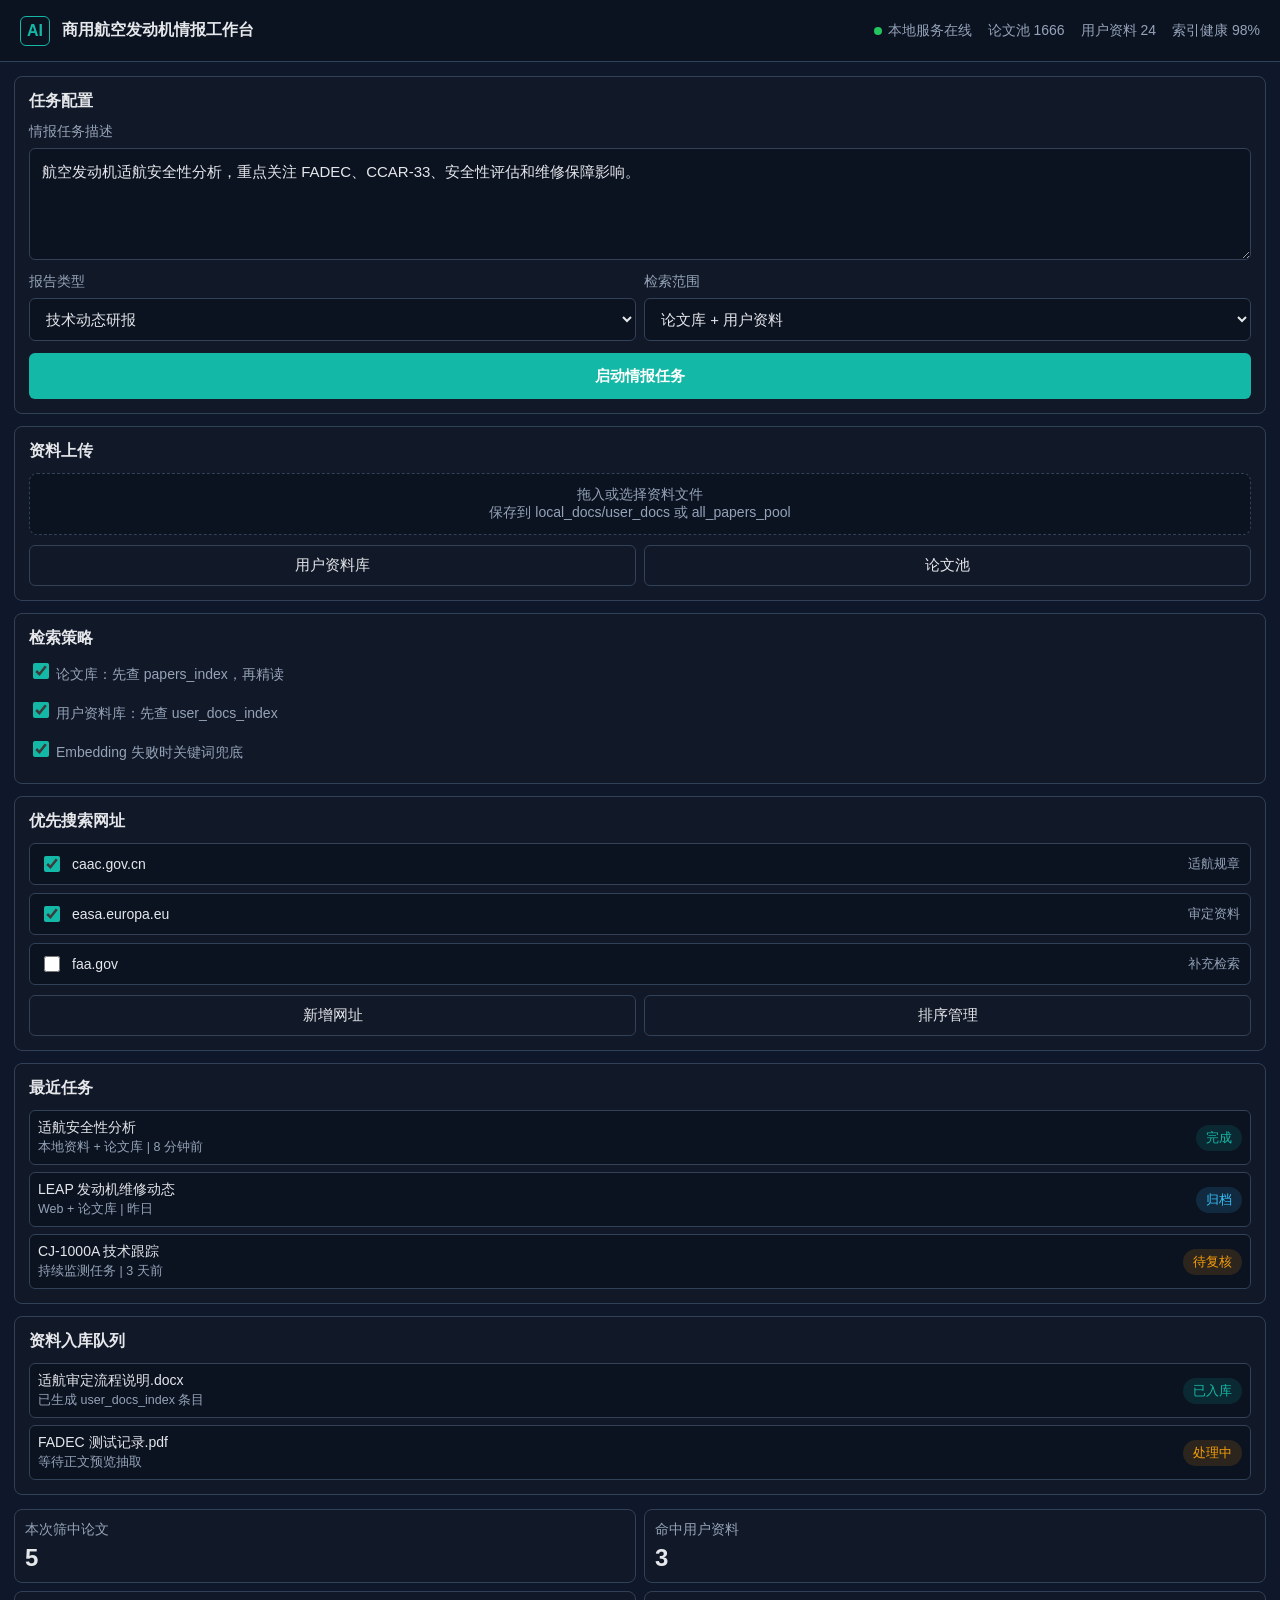
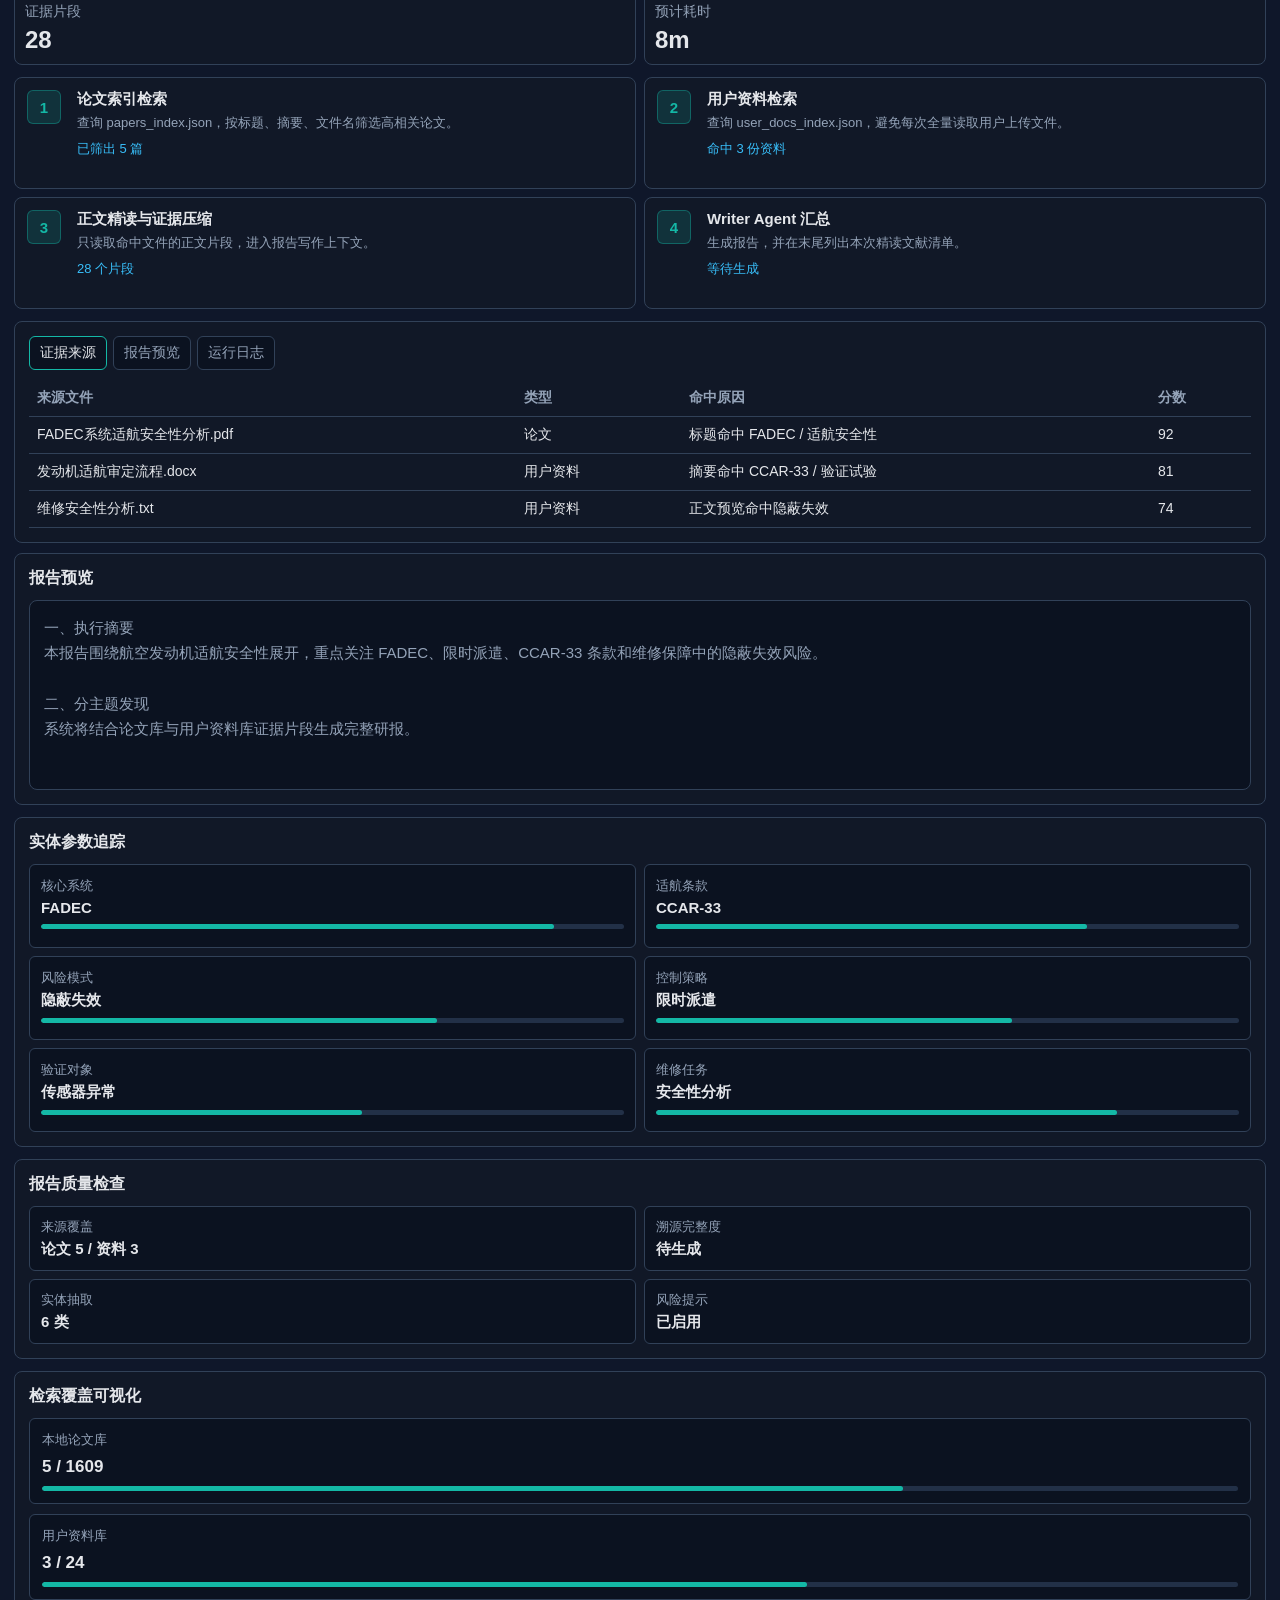
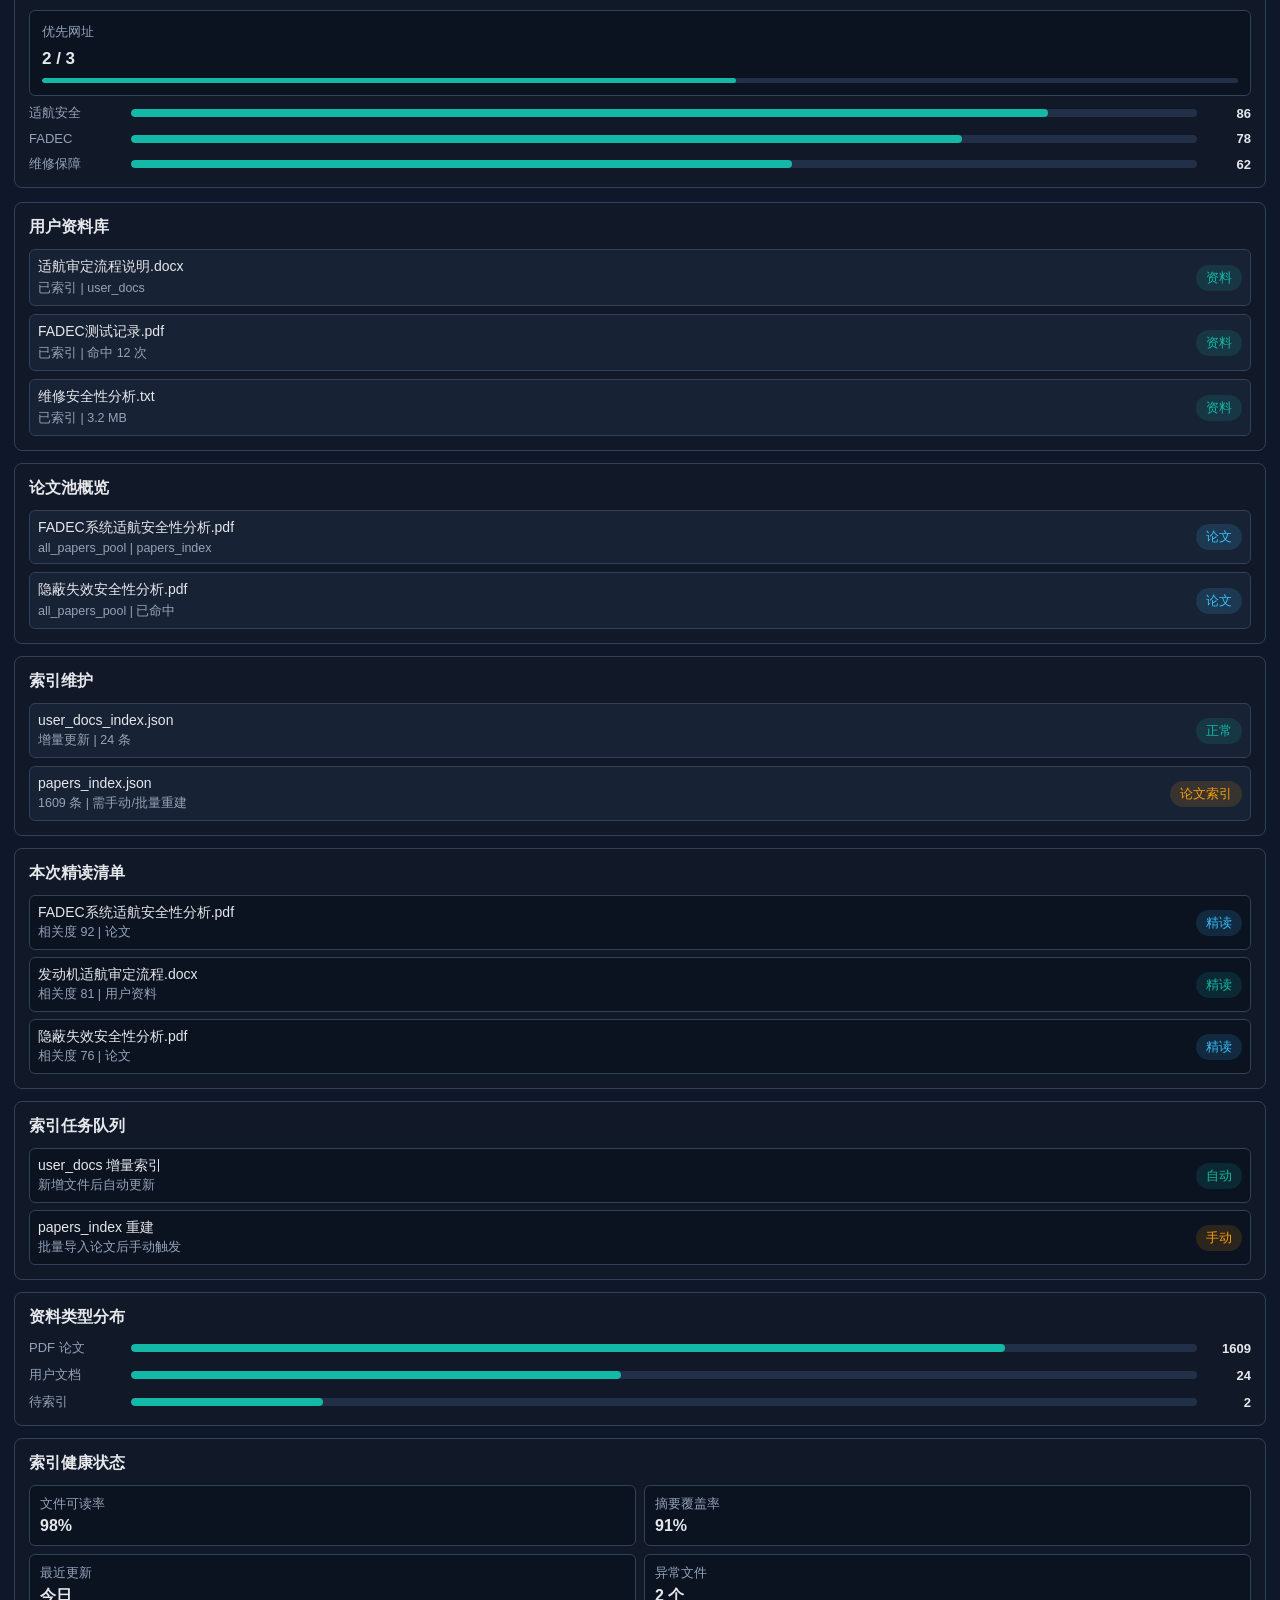
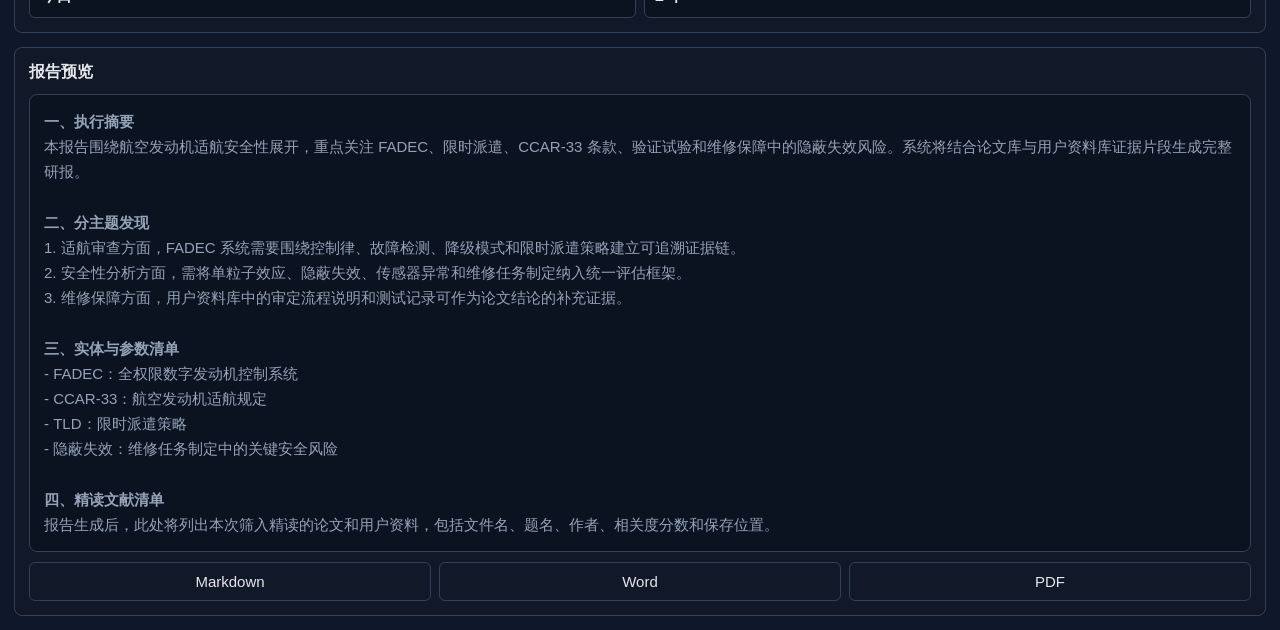
<file: frontend_prototypes/prototype_a2_intelligence_workspace_compact.html>
<!doctype html>
<html lang="zh-CN">
<head>
  <meta charset="utf-8" />
  <meta name="viewport" content="width=device-width, initial-scale=1" />
  <title>方案A2 - 紧凑型专业情报工作台</title>
  <style>
    :root {
      --bg: #0f172a;
      --shell: #0b1220;
      --panel: #111827;
      --panel-2: #182235;
      --line: #314158;
      --text: #e5e7eb;
      --muted: #94a3b8;
      --accent: #14b8a6;
      --blue: #38bdf8;
      --warn: #f59e0b;
      --ok: #22c55e;
      --danger: #ef4444;
      --radius: 8px;
    }
    * { box-sizing: border-box; }
    body {
      margin: 0;
      font-family: "Microsoft YaHei", "Segoe UI", Arial, sans-serif;
      background: var(--bg);
      color: var(--text);
      letter-spacing: 0;
      font-size: 15px;
    }
    button, input, textarea, select { font: inherit; }
    .app {
      min-height: 100vh;
      display: grid;
      grid-template-rows: 62px 1fr;
    }
    header {
      display: flex;
      align-items: center;
      justify-content: space-between;
      padding: 0 20px;
      border-bottom: 1px solid var(--line);
      background: var(--shell);
    }
    .brand { display: flex; align-items: center; gap: 12px; font-weight: 700; font-size: 16px; }
    .brand-mark {
      width: 30px;
      height: 30px;
      border: 1px solid var(--accent);
      display: grid;
      place-items: center;
      border-radius: 6px;
      color: var(--accent);
      font-weight: 800;
    }
    .status { display: flex; align-items: center; gap: 16px; color: var(--muted); font-size: 14px; }
    .dot { width: 8px; height: 8px; background: var(--ok); border-radius: 999px; display: inline-block; margin-right: 6px; }
    .workspace {
      padding: 14px;
      display: grid;
      grid-template-columns: minmax(280px, 0.8fr) minmax(520px, 1.25fr) minmax(300px, 0.78fr) minmax(430px, 1fr);
      gap: 14px;
      align-items: stretch;
    }
    h1, h2, h3, p { margin: 0; }
    h2 { font-size: 16px; margin-bottom: 11px; }
    h3 { font-size: 14px; color: var(--muted); margin-bottom: 8px; font-weight: 600; }
    .panel {
      background: var(--panel);
      border: 1px solid var(--line);
      border-radius: var(--radius);
      padding: 14px;
    }
    .stack { display: grid; gap: 12px; align-content: start; }
    label { display: block; color: var(--muted); font-size: 14px; margin-bottom: 7px; }
    textarea, input, select {
      width: 100%;
      border: 1px solid var(--line);
      background: var(--shell);
      color: var(--text);
      border-radius: 6px;
      padding: 11px 12px;
      outline: none;
    }
    input[type="checkbox"] {
      width: 16px;
      height: 16px;
      padding: 0;
      accent-color: var(--accent);
    }
    textarea { min-height: 112px; resize: vertical; line-height: 1.55; }
    .row { display: grid; grid-template-columns: 1fr 1fr; gap: 8px; }
    .primary {
      width: 100%;
      height: 46px;
      border: 0;
      color: white;
      background: var(--accent);
      border-radius: 6px;
      cursor: pointer;
      font-weight: 700;
    }
    .ghost {
      border: 1px solid var(--line);
      color: var(--text);
      background: transparent;
      border-radius: 6px;
      padding: 10px 12px;
      cursor: pointer;
    }
    .metric-grid {
      display: grid;
      grid-template-columns: repeat(4, 1fr);
      gap: 8px;
    }
    .metric {
      border: 1px solid var(--line);
      border-radius: var(--radius);
      background: var(--panel);
      padding: 10px;
      min-height: 74px;
    }
    .metric span { color: var(--muted); font-size: 14px; }
    .metric b { display: block; font-size: 24px; margin-top: 5px; }
    .flow-grid {
      display: grid;
      grid-template-columns: repeat(2, minmax(0, 1fr));
      gap: 8px;
    }
    .flow-card {
      border: 1px solid var(--line);
      border-radius: var(--radius);
      background: var(--panel);
      padding: 12px;
      min-height: 112px;
      display: grid;
      grid-template-columns: 40px 1fr;
      gap: 10px;
    }
    .step-no {
      width: 34px;
      height: 34px;
      display: grid;
      place-items: center;
      border-radius: 6px;
      background: rgba(20,184,166,.16);
      color: var(--accent);
      font-weight: 800;
      border: 1px solid rgba(20,184,166,.38);
    }
    .flow-card strong { display: block; font-size: 15px; margin-bottom: 5px; }
    .flow-card p { color: var(--muted); font-size: 13px; line-height: 1.45; }
    .flow-card .hint { display: inline-block; margin-top: 7px; color: var(--blue); font-size: 13px; }
    .split-panel {
      display: grid;
      grid-template-columns: 1fr;
      gap: 10px;
    }
    .split-panel .panel:nth-child(2) { display: none; }
    .table {
      width: 100%;
      border-collapse: collapse;
      font-size: 14px;
    }
    .table th, .table td {
      border-bottom: 1px solid var(--line);
      padding: 9px 8px;
      text-align: left;
      vertical-align: top;
    }
    .table th { color: var(--muted); font-weight: 600; }
    .tabs { display: flex; gap: 6px; margin-bottom: 10px; }
    .tab {
      padding: 7px 10px;
      border: 1px solid var(--line);
      border-radius: 6px;
      color: var(--muted);
      background: var(--shell);
      font-size: 14px;
    }
    .tab.active { color: var(--text); border-color: var(--accent); }
    .file-list { display: grid; gap: 8px; }
    .file {
      display: grid;
      grid-template-columns: 1fr auto;
      gap: 8px;
      align-items: center;
      border: 1px solid var(--line);
      border-radius: 6px;
      padding: 8px;
      background: var(--panel-2);
      font-size: 14px;
    }
    .file small { display: block; color: var(--muted); margin-top: 4px; font-size: 12.5px; }
    .pill {
      display: inline-flex;
      align-items: center;
      height: 26px;
      padding: 0 10px;
      border-radius: 999px;
      background: rgba(20,184,166,.14);
      color: var(--accent);
      font-size: 13px;
      white-space: nowrap;
    }
    .pill.paper { background: rgba(56,189,248,.14); color: var(--blue); }
    .pill.warn { background: rgba(245,158,11,.14); color: var(--warn); }
    .upload-target {
      border: 1px dashed var(--line);
      border-radius: var(--radius);
      padding: 12px;
      text-align: center;
      color: var(--muted);
      background: var(--shell);
      margin-bottom: 10px;
      font-size: 14px;
    }
    .compact-checks {
      display: grid;
      gap: 8px;
      color: var(--muted);
      font-size: 14px;
    }
    .domain-list {
      display: grid;
      gap: 8px;
    }
    .domain-item {
      display: grid;
      grid-template-columns: auto 1fr auto;
      gap: 9px;
      align-items: center;
      border: 1px solid var(--line);
      border-radius: 6px;
      padding: 9px 10px;
      background: var(--shell);
      font-size: 14px;
    }
    .domain-item span {
      color: var(--muted);
      font-size: 12.5px;
      white-space: nowrap;
    }
    .domain-actions {
      display: grid;
      grid-template-columns: 1fr 1fr;
      gap: 8px;
      margin-top: 10px;
    }
    .mini-list {
      display: grid;
      gap: 7px;
    }
    .mini-item {
      display: grid;
      grid-template-columns: 1fr auto;
      gap: 8px;
      align-items: center;
      padding: 8px;
      border: 1px solid var(--line);
      border-radius: 6px;
      background: var(--shell);
      font-size: 14px;
    }
    .mini-item small {
      display: block;
      margin-top: 2px;
      color: var(--muted);
      font-size: 12.5px;
    }
    .entity-grid {
      display: grid;
      grid-template-columns: repeat(3, 1fr);
      gap: 8px;
    }
    .entity-card {
      border: 1px solid var(--line);
      border-radius: 6px;
      background: var(--shell);
      padding: 11px;
      min-height: 84px;
    }
    .entity-card span {
      color: var(--muted);
      font-size: 13px;
    }
    .entity-card b {
      display: block;
      margin-top: 4px;
      font-size: 15px;
    }
    .progress-line {
      height: 5px;
      border-radius: 999px;
      background: #223047;
      overflow: hidden;
      margin-top: 8px;
    }
    .progress-line i {
      display: block;
      height: 100%;
      background: var(--accent);
      border-radius: 999px;
    }
    .qa-grid {
      display: grid;
      grid-template-columns: repeat(4, 1fr);
      gap: 8px;
    }
    .qa {
      border: 1px solid var(--line);
      border-radius: 6px;
      padding: 11px;
      background: var(--shell);
    }
    .qa span { display: block; color: var(--muted); font-size: 13px; }
    .qa b { display: block; margin-top: 4px; font-size: 15px; }
    .coverage-grid {
      display: grid;
      grid-template-columns: repeat(3, 1fr);
      gap: 10px;
    }
    .coverage-card {
      border: 1px solid var(--line);
      border-radius: 6px;
      padding: 12px;
      background: var(--shell);
    }
    .coverage-card span {
      display: block;
      color: var(--muted);
      font-size: 13px;
      margin-bottom: 8px;
    }
    .coverage-card b {
      display: block;
      font-size: 17px;
      margin-bottom: 9px;
    }
    .bar-chart {
      display: grid;
      gap: 9px;
      margin-top: 8px;
    }
    .bar {
      display: grid;
      grid-template-columns: 92px 1fr 44px;
      gap: 10px;
      align-items: center;
      color: var(--muted);
      font-size: 13px;
    }
    .bar div {
      height: 8px;
      border-radius: 999px;
      background: #223047;
      overflow: hidden;
    }
    .bar i {
      display: block;
      height: 100%;
      border-radius: 999px;
      background: var(--accent);
    }
    .bar strong {
      color: var(--text);
      font-size: 13px;
      text-align: right;
    }
    .health-grid {
      display: grid;
      grid-template-columns: repeat(2, 1fr);
      gap: 8px;
    }
    .health-card {
      border: 1px solid var(--line);
      border-radius: 6px;
      padding: 10px;
      background: var(--shell);
    }
    .health-card span {
      display: block;
      color: var(--muted);
      font-size: 12.5px;
    }
    .health-card b {
      display: block;
      font-size: 16px;
      margin-top: 4px;
    }
    .report-preview {
      background: var(--shell);
      border: 1px solid var(--line);
      border-radius: var(--radius);
      padding: 14px;
      min-height: 190px;
      color: var(--muted);
      font-size: 15px;
      line-height: 1.68;
    }
    .report-rail .panel {
      min-height: calc(100vh - 90px);
      display: flex;
      flex-direction: column;
    }
    .report-rail .report-preview {
      flex: 1;
      overflow: auto;
      min-height: 0;
    }
    .report-actions {
      display: grid;
      grid-template-columns: repeat(3, 1fr);
      gap: 8px;
      margin-top: 10px;
    }
    @media (max-width: 1650px) {
      .workspace { grid-template-columns: 1fr; }
      .metric-grid { grid-template-columns: repeat(2, 1fr); }
      .entity-grid { grid-template-columns: repeat(2, 1fr); }
      .qa-grid { grid-template-columns: repeat(2, 1fr); }
      .coverage-grid { grid-template-columns: 1fr; }
      .health-grid { grid-template-columns: repeat(2, 1fr); }
      .split-panel { grid-template-columns: 1fr; }
      .split-panel .panel:nth-child(2) { display: block; }
      .report-rail .panel { min-height: auto; }
    }
  </style>
</head>
<body>
  <div class="app">
    <header>
      <div class="brand"><div class="brand-mark">AI</div><div>商用航空发动机情报工作台</div></div>
      <div class="status"><span><i class="dot"></i>本地服务在线</span><span>论文池 1666</span><span>用户资料 24</span><span>索引健康 98%</span></div>
    </header>

    <div class="workspace">
      <aside class="stack">
        <div class="panel">
          <h2>任务配置</h2>
          <label>情报任务描述</label>
          <textarea>航空发动机适航安全性分析，重点关注 FADEC、CCAR-33、安全性评估和维修保障影响。</textarea>
          <div class="row" style="margin-top:10px;">
            <div><label>报告类型</label><select><option>技术动态研报</option><option>专题快报</option><option>型号跟踪</option></select></div>
            <div><label>检索范围</label><select><option>论文库 + 用户资料</option><option>仅论文库</option><option>仅用户资料</option></select></div>
          </div>
          <button class="primary" style="margin-top:12px;">启动情报任务</button>
        </div>

        <div class="panel">
          <h2>资料上传</h2>
          <div class="upload-target">拖入或选择资料文件<br />保存到 local_docs/user_docs 或 all_papers_pool</div>
          <div class="row">
            <button class="ghost">用户资料库</button>
            <button class="ghost">论文池</button>
          </div>
        </div>

        <div class="panel">
          <h2>检索策略</h2>
          <div class="compact-checks">
            <label><input type="checkbox" checked /> 论文库：先查 papers_index，再精读</label>
            <label><input type="checkbox" checked /> 用户资料库：先查 user_docs_index</label>
            <label><input type="checkbox" checked /> Embedding 失败时关键词兜底</label>
          </div>
        </div>

        <div class="panel">
          <h2>优先搜索网址</h2>
          <div class="domain-list">
            <div class="domain-item"><input type="checkbox" checked /><div>caac.gov.cn</div><span>适航规章</span></div>
            <div class="domain-item"><input type="checkbox" checked /><div>easa.europa.eu</div><span>审定资料</span></div>
            <div class="domain-item"><input type="checkbox" /><div>faa.gov</div><span>补充检索</span></div>
          </div>
          <div class="domain-actions">
            <button class="ghost">新增网址</button>
            <button class="ghost">排序管理</button>
          </div>
        </div>

        <div class="panel">
          <h2>最近任务</h2>
          <div class="mini-list">
            <div class="mini-item"><div>适航安全性分析<small>本地资料 + 论文库 | 8 分钟前</small></div><span class="pill">完成</span></div>
            <div class="mini-item"><div>LEAP 发动机维修动态<small>Web + 论文库 | 昨日</small></div><span class="pill paper">归档</span></div>
            <div class="mini-item"><div>CJ-1000A 技术跟踪<small>持续监测任务 | 3 天前</small></div><span class="pill warn">待复核</span></div>
          </div>
        </div>

        <div class="panel">
          <h2>资料入库队列</h2>
          <div class="mini-list">
            <div class="mini-item"><div>适航审定流程说明.docx<small>已生成 user_docs_index 条目</small></div><span class="pill">已入库</span></div>
            <div class="mini-item"><div>FADEC 测试记录.pdf<small>等待正文预览抽取</small></div><span class="pill warn">处理中</span></div>
          </div>
        </div>
      </aside>

      <main class="stack">
        <div class="metric-grid">
          <div class="metric"><span>本次筛中论文</span><b>5</b></div>
          <div class="metric"><span>命中用户资料</span><b>3</b></div>
          <div class="metric"><span>证据片段</span><b>28</b></div>
          <div class="metric"><span>预计耗时</span><b>8m</b></div>
        </div>

        <div class="flow-grid">
          <div class="flow-card">
            <div class="step-no">1</div>
            <div><strong>论文索引检索</strong><p>查询 papers_index.json，按标题、摘要、文件名筛选高相关论文。</p><span class="hint">已筛出 5 篇</span></div>
          </div>
          <div class="flow-card">
            <div class="step-no">2</div>
            <div><strong>用户资料检索</strong><p>查询 user_docs_index.json，避免每次全量读取用户上传文件。</p><span class="hint">命中 3 份资料</span></div>
          </div>
          <div class="flow-card">
            <div class="step-no">3</div>
            <div><strong>正文精读与证据压缩</strong><p>只读取命中文件的正文片段，进入报告写作上下文。</p><span class="hint">28 个片段</span></div>
          </div>
          <div class="flow-card">
            <div class="step-no">4</div>
            <div><strong>Writer Agent 汇总</strong><p>生成报告，并在末尾列出本次精读文献清单。</p><span class="hint">等待生成</span></div>
          </div>
        </div>

        <div class="split-panel">
          <div class="panel">
            <div class="tabs"><div class="tab active">证据来源</div><div class="tab">报告预览</div><div class="tab">运行日志</div></div>
            <table class="table">
              <thead><tr><th>来源文件</th><th>类型</th><th>命中原因</th><th>分数</th></tr></thead>
              <tbody>
                <tr><td>FADEC系统适航安全性分析.pdf</td><td>论文</td><td>标题命中 FADEC / 适航安全性</td><td>92</td></tr>
                <tr><td>发动机适航审定流程.docx</td><td>用户资料</td><td>摘要命中 CCAR-33 / 验证试验</td><td>81</td></tr>
                <tr><td>维修安全性分析.txt</td><td>用户资料</td><td>正文预览命中隐蔽失效</td><td>74</td></tr>
              </tbody>
            </table>
          </div>
          <div class="panel">
            <h2>报告预览</h2>
            <div class="report-preview">
              一、执行摘要<br />
              本报告围绕航空发动机适航安全性展开，重点关注 FADEC、限时派遣、CCAR-33 条款和维修保障中的隐蔽失效风险。<br /><br />
              二、分主题发现<br />
              系统将结合论文库与用户资料库证据片段生成完整研报。
            </div>
          </div>
        </div>

        <div class="panel">
          <h2>实体参数追踪</h2>
          <div class="entity-grid">
            <div class="entity-card"><span>核心系统</span><b>FADEC</b><div class="progress-line"><i style="width: 88%"></i></div></div>
            <div class="entity-card"><span>适航条款</span><b>CCAR-33</b><div class="progress-line"><i style="width: 74%"></i></div></div>
            <div class="entity-card"><span>风险模式</span><b>隐蔽失效</b><div class="progress-line"><i style="width: 68%"></i></div></div>
            <div class="entity-card"><span>控制策略</span><b>限时派遣</b><div class="progress-line"><i style="width: 61%"></i></div></div>
            <div class="entity-card"><span>验证对象</span><b>传感器异常</b><div class="progress-line"><i style="width: 55%"></i></div></div>
            <div class="entity-card"><span>维修任务</span><b>安全性分析</b><div class="progress-line"><i style="width: 79%"></i></div></div>
          </div>
        </div>

        <div class="panel">
          <h2>报告质量检查</h2>
          <div class="qa-grid">
            <div class="qa"><span>来源覆盖</span><b>论文 5 / 资料 3</b></div>
            <div class="qa"><span>溯源完整度</span><b>待生成</b></div>
            <div class="qa"><span>实体抽取</span><b>6 类</b></div>
            <div class="qa"><span>风险提示</span><b>已启用</b></div>
          </div>
        </div>

        <div class="panel">
          <h2>检索覆盖可视化</h2>
          <div class="coverage-grid">
            <div class="coverage-card">
              <span>本地论文库</span>
              <b>5 / 1609</b>
              <div class="progress-line"><i style="width: 72%"></i></div>
            </div>
            <div class="coverage-card">
              <span>用户资料库</span>
              <b>3 / 24</b>
              <div class="progress-line"><i style="width: 64%"></i></div>
            </div>
            <div class="coverage-card">
              <span>优先网址</span>
              <b>2 / 3</b>
              <div class="progress-line"><i style="width: 58%"></i></div>
            </div>
          </div>
          <div class="bar-chart">
            <div class="bar"><span>适航安全</span><div><i style="width: 86%"></i></div><strong>86</strong></div>
            <div class="bar"><span>FADEC</span><div><i style="width: 78%"></i></div><strong>78</strong></div>
            <div class="bar"><span>维修保障</span><div><i style="width: 62%"></i></div><strong>62</strong></div>
          </div>
        </div>
      </main>

      <section class="stack">
        <div class="panel">
          <h2>用户资料库</h2>
          <div class="file-list">
            <div class="file"><div>适航审定流程说明.docx<small>已索引 | user_docs</small></div><span class="pill">资料</span></div>
            <div class="file"><div>FADEC测试记录.pdf<small>已索引 | 命中 12 次</small></div><span class="pill">资料</span></div>
            <div class="file"><div>维修安全性分析.txt<small>已索引 | 3.2 MB</small></div><span class="pill">资料</span></div>
          </div>
        </div>

        <div class="panel">
          <h2>论文池概览</h2>
          <div class="file-list">
            <div class="file"><div>FADEC系统适航安全性分析.pdf<small>all_papers_pool | papers_index</small></div><span class="pill paper">论文</span></div>
            <div class="file"><div>隐蔽失效安全性分析.pdf<small>all_papers_pool | 已命中</small></div><span class="pill paper">论文</span></div>
          </div>
        </div>

        <div class="panel">
          <h2>索引维护</h2>
          <div class="file-list">
            <div class="file"><div>user_docs_index.json<small>增量更新 | 24 条</small></div><span class="pill">正常</span></div>
            <div class="file"><div>papers_index.json<small>1609 条 | 需手动/批量重建</small></div><span class="pill warn">论文索引</span></div>
          </div>
        </div>

        <div class="panel">
          <h2>本次精读清单</h2>
          <div class="mini-list">
            <div class="mini-item"><div>FADEC系统适航安全性分析.pdf<small>相关度 92 | 论文</small></div><span class="pill paper">精读</span></div>
            <div class="mini-item"><div>发动机适航审定流程.docx<small>相关度 81 | 用户资料</small></div><span class="pill">精读</span></div>
            <div class="mini-item"><div>隐蔽失效安全性分析.pdf<small>相关度 76 | 论文</small></div><span class="pill paper">精读</span></div>
          </div>
        </div>

        <div class="panel">
          <h2>索引任务队列</h2>
          <div class="mini-list">
            <div class="mini-item"><div>user_docs 增量索引<small>新增文件后自动更新</small></div><span class="pill">自动</span></div>
            <div class="mini-item"><div>papers_index 重建<small>批量导入论文后手动触发</small></div><span class="pill warn">手动</span></div>
          </div>
        </div>

        <div class="panel">
          <h2>资料类型分布</h2>
          <div class="bar-chart">
            <div class="bar"><span>PDF 论文</span><div><i style="width: 82%"></i></div><strong>1609</strong></div>
            <div class="bar"><span>用户文档</span><div><i style="width: 46%"></i></div><strong>24</strong></div>
            <div class="bar"><span>待索引</span><div><i style="width: 18%"></i></div><strong>2</strong></div>
          </div>
        </div>

        <div class="panel">
          <h2>索引健康状态</h2>
          <div class="health-grid">
            <div class="health-card"><span>文件可读率</span><b>98%</b></div>
            <div class="health-card"><span>摘要覆盖率</span><b>91%</b></div>
            <div class="health-card"><span>最近更新</span><b>今日</b></div>
            <div class="health-card"><span>异常文件</span><b>2 个</b></div>
          </div>
        </div>
      </section>

      <section class="report-rail">
        <div class="panel">
          <h2>报告预览</h2>
          <div class="report-preview">
            <strong>一、执行摘要</strong><br />
            本报告围绕航空发动机适航安全性展开，重点关注 FADEC、限时派遣、CCAR-33 条款、验证试验和维修保障中的隐蔽失效风险。系统将结合论文库与用户资料库证据片段生成完整研报。<br /><br />

            <strong>二、分主题发现</strong><br />
            1. 适航审查方面，FADEC 系统需要围绕控制律、故障检测、降级模式和限时派遣策略建立可追溯证据链。<br />
            2. 安全性分析方面，需将单粒子效应、隐蔽失效、传感器异常和维修任务制定纳入统一评估框架。<br />
            3. 维修保障方面，用户资料库中的审定流程说明和测试记录可作为论文结论的补充证据。<br /><br />

            <strong>三、实体与参数清单</strong><br />
            - FADEC：全权限数字发动机控制系统<br />
            - CCAR-33：航空发动机适航规定<br />
            - TLD：限时派遣策略<br />
            - 隐蔽失效：维修任务制定中的关键安全风险<br /><br />

            <strong>四、精读文献清单</strong><br />
            报告生成后，此处将列出本次筛入精读的论文和用户资料，包括文件名、题名、作者、相关度分数和保存位置。
          </div>
          <div class="report-actions">
            <button class="ghost">Markdown</button>
            <button class="ghost">Word</button>
            <button class="ghost">PDF</button>
          </div>
        </div>
      </section>
    </div>
  </div>
</body>
</html>
</file>
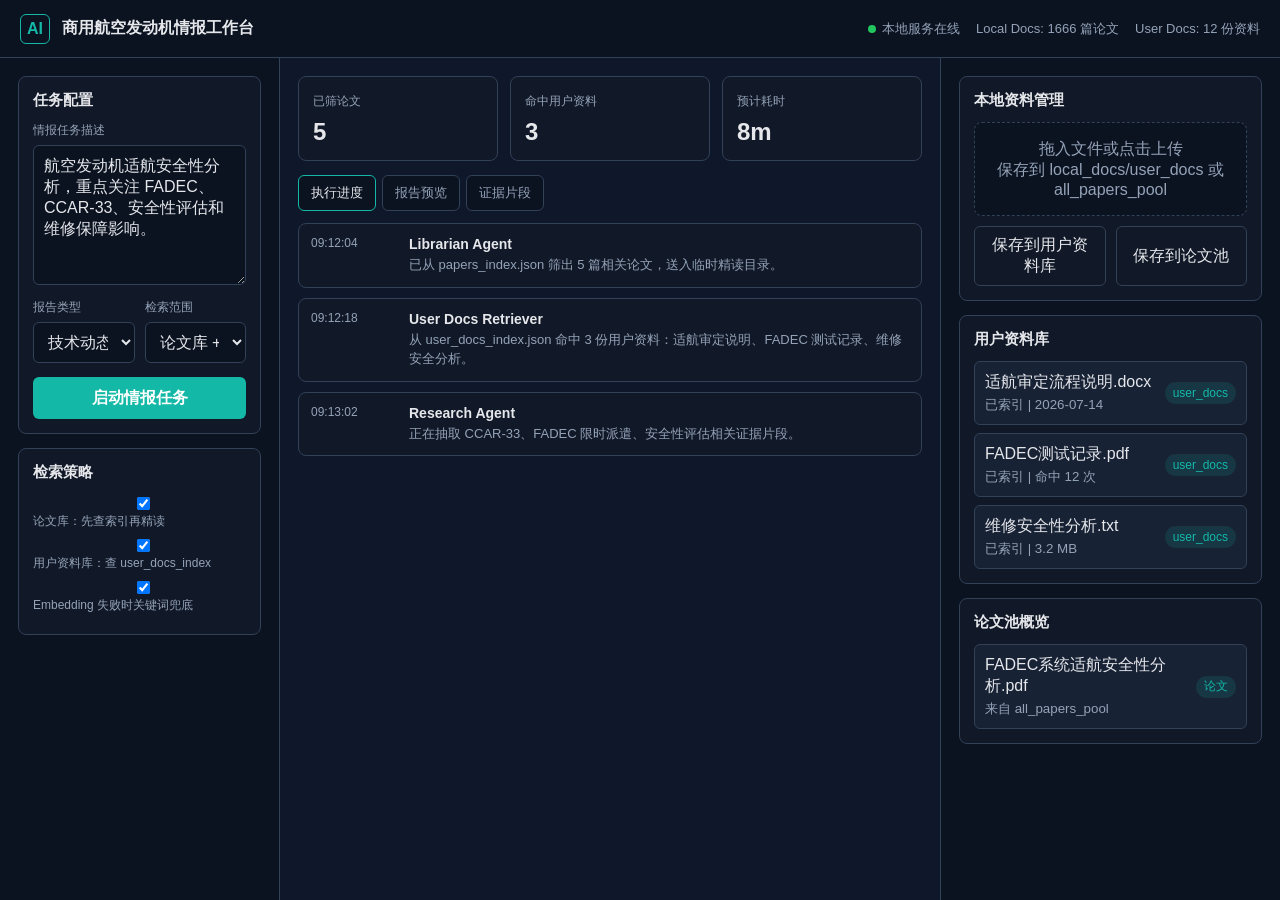
<file: frontend_prototypes/prototype_a_intelligence_workspace.html>
<!doctype html>
<html lang="zh-CN">
<head>
  <meta charset="utf-8" />
  <meta name="viewport" content="width=device-width, initial-scale=1" />
  <title>方案A - 专业情报工作台</title>
  <style>
    :root {
      --bg: #0f172a;
      --panel: #111827;
      --panel-2: #182235;
      --line: #314158;
      --text: #e5e7eb;
      --muted: #94a3b8;
      --accent: #14b8a6;
      --blue: #38bdf8;
      --warn: #f59e0b;
      --danger: #ef4444;
      --ok: #22c55e;
      --radius: 8px;
    }
    * { box-sizing: border-box; }
    body {
      margin: 0;
      font-family: "Microsoft YaHei", "Segoe UI", Arial, sans-serif;
      background: var(--bg);
      color: var(--text);
      letter-spacing: 0;
    }
    button, input, textarea, select { font: inherit; }
    .app {
      min-height: 100vh;
      display: grid;
      grid-template-columns: 280px minmax(520px, 1fr) 340px;
      grid-template-rows: 58px 1fr;
    }
    header {
      grid-column: 1 / 4;
      display: flex;
      align-items: center;
      justify-content: space-between;
      padding: 0 20px;
      border-bottom: 1px solid var(--line);
      background: #0b1220;
    }
    .brand { display: flex; align-items: center; gap: 12px; font-weight: 700; }
    .brand-mark {
      width: 30px; height: 30px; border: 1px solid var(--accent);
      display: grid; place-items: center; border-radius: 6px; color: var(--accent);
    }
    .status { display: flex; align-items: center; gap: 16px; color: var(--muted); font-size: 13px; }
    .dot { width: 8px; height: 8px; background: var(--ok); border-radius: 999px; display: inline-block; margin-right: 6px; }
    aside, main, section.right {
      padding: 18px;
      overflow: auto;
    }
    aside {
      border-right: 1px solid var(--line);
      background: #0b1220;
    }
    section.right {
      border-left: 1px solid var(--line);
      background: #0b1220;
    }
    h1, h2, h3, p { margin: 0; }
    h2 { font-size: 15px; margin-bottom: 12px; }
    h3 { font-size: 13px; color: var(--muted); margin-bottom: 10px; font-weight: 600; }
    .block {
      background: var(--panel);
      border: 1px solid var(--line);
      border-radius: var(--radius);
      padding: 14px;
      margin-bottom: 14px;
    }
    label { display: block; color: var(--muted); font-size: 12px; margin-bottom: 6px; }
    textarea, input, select {
      width: 100%;
      border: 1px solid var(--line);
      background: #0b1220;
      color: var(--text);
      border-radius: 6px;
      padding: 10px;
      outline: none;
    }
    textarea { min-height: 140px; resize: vertical; }
    .row { display: grid; grid-template-columns: 1fr 1fr; gap: 10px; }
    .primary {
      width: 100%;
      height: 42px;
      border: 0;
      color: white;
      background: var(--accent);
      border-radius: 6px;
      cursor: pointer;
      font-weight: 700;
    }
    .ghost {
      border: 1px solid var(--line);
      color: var(--text);
      background: transparent;
      border-radius: 6px;
      padding: 8px 10px;
      cursor: pointer;
    }
    .tabs { display: flex; gap: 6px; margin-bottom: 12px; }
    .tab {
      padding: 8px 12px;
      border: 1px solid var(--line);
      border-radius: 6px;
      color: var(--muted);
      background: #0b1220;
      font-size: 13px;
    }
    .tab.active { color: var(--text); border-color: var(--accent); }
    .timeline { display: grid; gap: 10px; }
    .event {
      display: grid;
      grid-template-columns: 86px 1fr;
      gap: 12px;
      background: var(--panel);
      border: 1px solid var(--line);
      border-radius: var(--radius);
      padding: 12px;
    }
    .time { color: var(--muted); font-size: 12px; }
    .event strong { display: block; margin-bottom: 4px; font-size: 14px; }
    .event p { color: var(--muted); font-size: 13px; line-height: 1.45; }
    .metric-grid { display: grid; grid-template-columns: repeat(3, 1fr); gap: 12px; margin-bottom: 14px; }
    .metric {
      border: 1px solid var(--line);
      border-radius: var(--radius);
      background: var(--panel);
      padding: 14px;
    }
    .metric span { color: var(--muted); font-size: 12px; }
    .metric b { display: block; font-size: 24px; margin-top: 8px; }
    .file-list { display: grid; gap: 8px; }
    .file {
      display: grid;
      grid-template-columns: 1fr auto;
      gap: 8px;
      align-items: center;
      border: 1px solid var(--line);
      border-radius: 6px;
      padding: 10px;
      background: var(--panel-2);
    }
    .file small { display: block; color: var(--muted); margin-top: 3px; }
    .pill {
      display: inline-flex;
      align-items: center;
      height: 22px;
      padding: 0 8px;
      border-radius: 999px;
      background: rgba(20,184,166,.14);
      color: var(--accent);
      font-size: 12px;
      white-space: nowrap;
    }
    .upload-target {
      border: 1px dashed var(--line);
      border-radius: var(--radius);
      padding: 16px;
      text-align: center;
      color: var(--muted);
      background: #0b1220;
      margin-bottom: 10px;
    }
    @media (max-width: 1100px) {
      .app { grid-template-columns: 1fr; grid-template-rows: 58px auto auto auto; }
      header, aside, main, section.right { grid-column: 1; border: 0; }
      .metric-grid { grid-template-columns: 1fr; }
    }
  </style>
</head>
<body>
  <div class="app">
    <header>
      <div class="brand"><div class="brand-mark">AI</div><div>商用航空发动机情报工作台</div></div>
      <div class="status"><span><i class="dot"></i>本地服务在线</span><span>Local Docs: 1666 篇论文</span><span>User Docs: 12 份资料</span></div>
    </header>
    <aside>
      <div class="block">
        <h2>任务配置</h2>
        <label>情报任务描述</label>
        <textarea>航空发动机适航安全性分析，重点关注 FADEC、CCAR-33、安全性评估和维修保障影响。</textarea>
        <div class="row" style="margin-top:10px;">
          <div><label>报告类型</label><select><option>技术动态研报</option><option>专题快报</option></select></div>
          <div><label>检索范围</label><select><option>论文库 + 用户资料</option><option>仅论文库</option><option>仅用户资料</option></select></div>
        </div>
        <button class="primary" style="margin-top:14px;">启动情报任务</button>
      </div>
      <div class="block">
        <h2>检索策略</h2>
        <label><input type="checkbox" checked /> 论文库：先查索引再精读</label>
        <label><input type="checkbox" checked /> 用户资料库：查 user_docs_index</label>
        <label><input type="checkbox" checked /> Embedding 失败时关键词兜底</label>
      </div>
    </aside>
    <main>
      <div class="metric-grid">
        <div class="metric"><span>已筛论文</span><b>5</b></div>
        <div class="metric"><span>命中用户资料</span><b>3</b></div>
        <div class="metric"><span>预计耗时</span><b>8m</b></div>
      </div>
      <div class="tabs"><div class="tab active">执行进度</div><div class="tab">报告预览</div><div class="tab">证据片段</div></div>
      <div class="timeline">
        <div class="event"><div class="time">09:12:04</div><div><strong>Librarian Agent</strong><p>已从 papers_index.json 筛出 5 篇相关论文，送入临时精读目录。</p></div></div>
        <div class="event"><div class="time">09:12:18</div><div><strong>User Docs Retriever</strong><p>从 user_docs_index.json 命中 3 份用户资料：适航审定说明、FADEC 测试记录、维修安全分析。</p></div></div>
        <div class="event"><div class="time">09:13:02</div><div><strong>Research Agent</strong><p>正在抽取 CCAR-33、FADEC 限时派遣、安全性评估相关证据片段。</p></div></div>
      </div>
    </main>
    <section class="right">
      <div class="block">
        <h2>本地资料管理</h2>
        <div class="upload-target">拖入文件或点击上传<br />保存到 local_docs/user_docs 或 all_papers_pool</div>
        <div class="row">
          <button class="ghost">保存到用户资料库</button>
          <button class="ghost">保存到论文池</button>
        </div>
      </div>
      <div class="block">
        <h2>用户资料库</h2>
        <div class="file-list">
          <div class="file"><div>适航审定流程说明.docx<small>已索引 | 2026-07-14</small></div><span class="pill">user_docs</span></div>
          <div class="file"><div>FADEC测试记录.pdf<small>已索引 | 命中 12 次</small></div><span class="pill">user_docs</span></div>
          <div class="file"><div>维修安全性分析.txt<small>已索引 | 3.2 MB</small></div><span class="pill">user_docs</span></div>
        </div>
      </div>
      <div class="block">
        <h2>论文池概览</h2>
        <div class="file-list">
          <div class="file"><div>FADEC系统适航安全性分析.pdf<small>来自 all_papers_pool</small></div><span class="pill">论文</span></div>
        </div>
      </div>
    </section>
  </div>
</body>
</html>
</file>
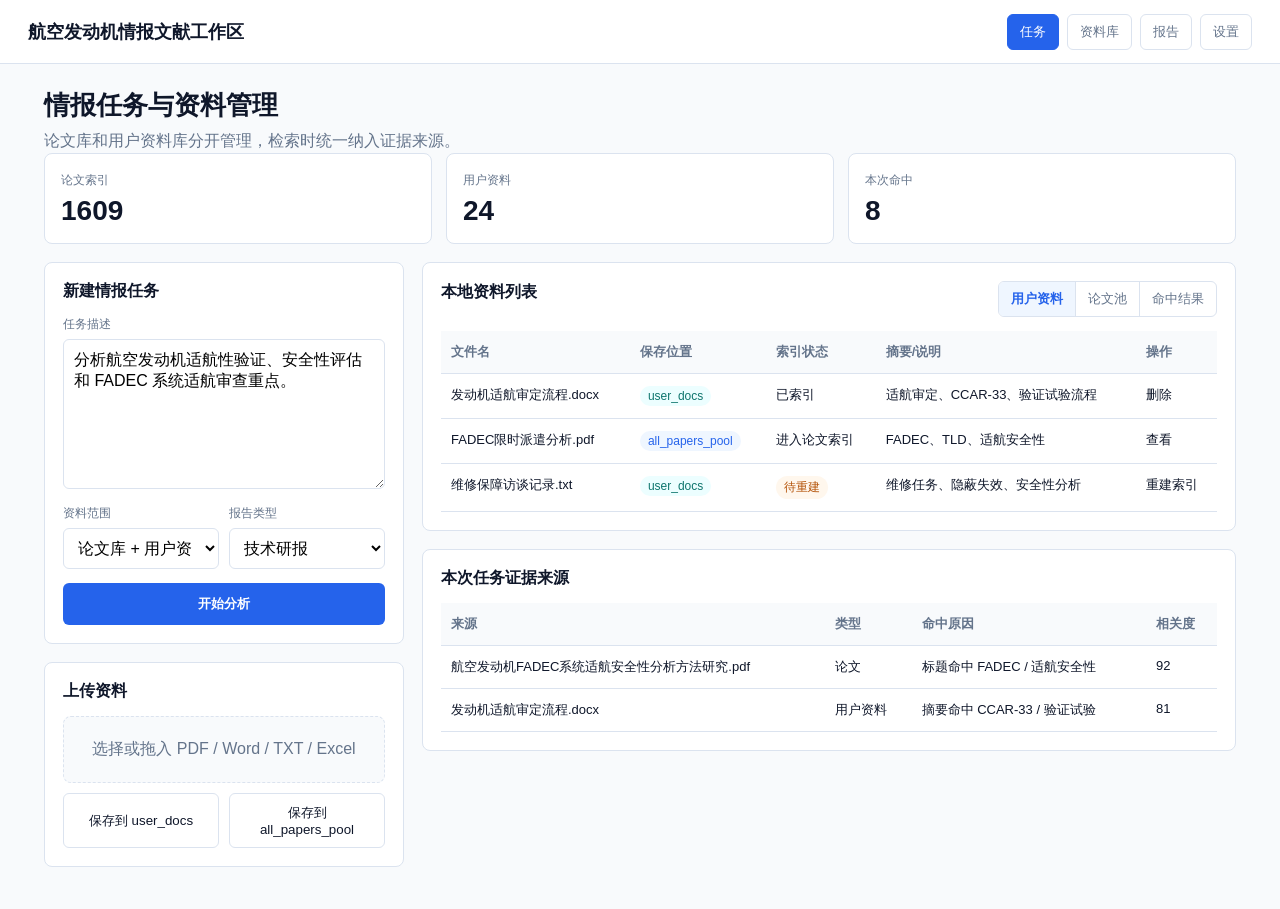
<file: frontend_prototypes/prototype_b_research_library.html>
<!doctype html>
<html lang="zh-CN">
<head>
  <meta charset="utf-8" />
  <meta name="viewport" content="width=device-width, initial-scale=1" />
  <title>方案B - 科研文献管理风格</title>
  <style>
    :root {
      --bg: #f8fafc;
      --text: #0f172a;
      --muted: #64748b;
      --line: #dbe3ef;
      --panel: #ffffff;
      --blue: #2563eb;
      --teal: #0f766e;
      --amber: #b45309;
      --green: #15803d;
      --radius: 8px;
    }
    * { box-sizing: border-box; }
    body { margin: 0; font-family: "Microsoft YaHei", "Segoe UI", Arial, sans-serif; background: var(--bg); color: var(--text); letter-spacing: 0; }
    header { height: 64px; display: flex; align-items: center; justify-content: space-between; padding: 0 28px; background: var(--panel); border-bottom: 1px solid var(--line); }
    .brand { font-weight: 700; font-size: 18px; }
    .nav { display: flex; gap: 8px; }
    .nav button { border: 1px solid var(--line); background: var(--panel); padding: 8px 12px; border-radius: 6px; color: var(--muted); }
    .nav button.active { color: white; background: var(--blue); border-color: var(--blue); }
    .wrap { max-width: 1240px; margin: 0 auto; padding: 24px; }
    .grid { display: grid; grid-template-columns: 360px 1fr; gap: 18px; align-items: start; }
    .panel { background: var(--panel); border: 1px solid var(--line); border-radius: var(--radius); padding: 18px; margin-bottom: 18px; }
    h1, h2, h3, p { margin: 0; }
    h1 { font-size: 26px; margin-bottom: 6px; }
    h2 { font-size: 16px; margin-bottom: 14px; }
    p { color: var(--muted); line-height: 1.5; }
    label { display: block; font-size: 12px; color: var(--muted); margin-bottom: 6px; }
    input, select, textarea { width: 100%; border: 1px solid var(--line); border-radius: 6px; padding: 10px; background: #fff; font: inherit; }
    textarea { min-height: 150px; resize: vertical; }
    .primary { background: var(--blue); color: white; border: 0; border-radius: 6px; width: 100%; height: 42px; font-weight: 700; cursor: pointer; }
    .toolbar { display: flex; justify-content: space-between; gap: 12px; align-items: center; margin-bottom: 14px; }
    .seg { display: inline-flex; border: 1px solid var(--line); border-radius: 6px; overflow: hidden; }
    .seg span { padding: 8px 12px; color: var(--muted); border-right: 1px solid var(--line); font-size: 13px; }
    .seg span:last-child { border-right: 0; }
    .seg .active { background: #eff6ff; color: var(--blue); font-weight: 700; }
    table { width: 100%; border-collapse: collapse; }
    th, td { border-bottom: 1px solid var(--line); padding: 12px 10px; text-align: left; font-size: 13px; vertical-align: top; }
    th { color: var(--muted); font-weight: 600; background: #f8fafc; }
    .tag { display: inline-flex; border-radius: 999px; padding: 3px 8px; font-size: 12px; background: #ecfeff; color: var(--teal); }
    .tag.paper { background: #eff6ff; color: var(--blue); }
    .tag.warn { background: #fff7ed; color: var(--amber); }
    .cards { display: grid; grid-template-columns: repeat(3, 1fr); gap: 14px; margin-bottom: 18px; }
    .stat { background: var(--panel); border: 1px solid var(--line); border-radius: var(--radius); padding: 16px; }
    .stat span { color: var(--muted); font-size: 12px; }
    .stat b { display: block; font-size: 28px; margin-top: 6px; }
    .drop { border: 1px dashed var(--line); border-radius: var(--radius); padding: 22px; text-align: center; color: var(--muted); background: #f8fafc; }
    .two { display: grid; grid-template-columns: 1fr 1fr; gap: 10px; }
    .outline { border: 1px solid var(--line); background: white; color: var(--text); border-radius: 6px; padding: 10px; cursor: pointer; }
    @media (max-width: 980px) { .grid, .cards { grid-template-columns: 1fr; } }
  </style>
</head>
<body>
  <header>
    <div class="brand">航空发动机情报文献工作区</div>
    <div class="nav"><button class="active">任务</button><button>资料库</button><button>报告</button><button>设置</button></div>
  </header>
  <div class="wrap">
    <h1>情报任务与资料管理</h1>
    <p>论文库和用户资料库分开管理，检索时统一纳入证据来源。</p>
    <div class="cards">
      <div class="stat"><span>论文索引</span><b>1609</b></div>
      <div class="stat"><span>用户资料</span><b>24</b></div>
      <div class="stat"><span>本次命中</span><b>8</b></div>
    </div>
    <div class="grid">
      <aside>
        <div class="panel">
          <h2>新建情报任务</h2>
          <label>任务描述</label>
          <textarea>分析航空发动机适航性验证、安全性评估和 FADEC 系统适航审查重点。</textarea>
          <div class="two" style="margin-top:12px;">
            <div><label>资料范围</label><select><option>论文库 + 用户资料</option><option>仅论文库</option><option>仅用户资料</option></select></div>
            <div><label>报告类型</label><select><option>技术研报</option><option>专题快报</option></select></div>
          </div>
          <button class="primary" style="margin-top:14px;">开始分析</button>
        </div>
        <div class="panel">
          <h2>上传资料</h2>
          <div class="drop">选择或拖入 PDF / Word / TXT / Excel</div>
          <div class="two" style="margin-top:10px;">
            <button class="outline">保存到 user_docs</button>
            <button class="outline">保存到 all_papers_pool</button>
          </div>
        </div>
      </aside>
      <main>
        <div class="panel">
          <div class="toolbar">
            <h2>本地资料列表</h2>
            <div class="seg"><span class="active">用户资料</span><span>论文池</span><span>命中结果</span></div>
          </div>
          <table>
            <thead><tr><th>文件名</th><th>保存位置</th><th>索引状态</th><th>摘要/说明</th><th>操作</th></tr></thead>
            <tbody>
              <tr><td>发动机适航审定流程.docx</td><td><span class="tag">user_docs</span></td><td>已索引</td><td>适航审定、CCAR-33、验证试验流程</td><td>删除</td></tr>
              <tr><td>FADEC限时派遣分析.pdf</td><td><span class="tag paper">all_papers_pool</span></td><td>进入论文索引</td><td>FADEC、TLD、适航安全性</td><td>查看</td></tr>
              <tr><td>维修保障访谈记录.txt</td><td><span class="tag">user_docs</span></td><td><span class="tag warn">待重建</span></td><td>维修任务、隐蔽失效、安全性分析</td><td>重建索引</td></tr>
            </tbody>
          </table>
        </div>
        <div class="panel">
          <h2>本次任务证据来源</h2>
          <table>
            <thead><tr><th>来源</th><th>类型</th><th>命中原因</th><th>相关度</th></tr></thead>
            <tbody>
              <tr><td>航空发动机FADEC系统适航安全性分析方法研究.pdf</td><td>论文</td><td>标题命中 FADEC / 适航安全性</td><td>92</td></tr>
              <tr><td>发动机适航审定流程.docx</td><td>用户资料</td><td>摘要命中 CCAR-33 / 验证试验</td><td>81</td></tr>
            </tbody>
          </table>
        </div>
      </main>
    </div>
  </div>
</body>
</html>
</file>
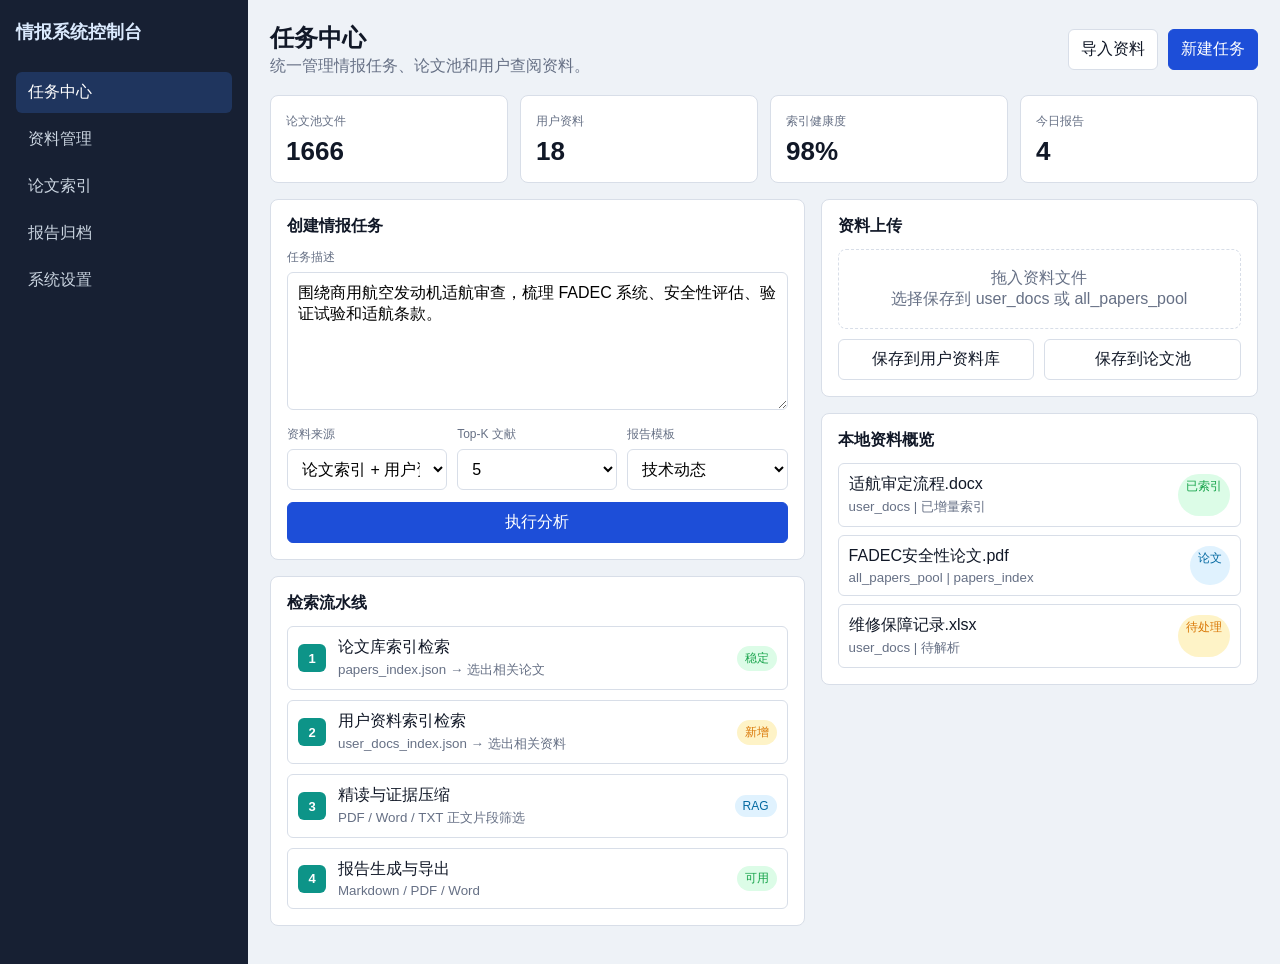
<file: frontend_prototypes/prototype_c_dashboard.html>
<!doctype html>
<html lang="zh-CN">
<head>
  <meta charset="utf-8" />
  <meta name="viewport" content="width=device-width, initial-scale=1" />
  <title>方案C - 企业级仪表盘风格</title>
  <style>
    :root {
      --bg: #eef2f7;
      --side: #172033;
      --panel: #ffffff;
      --text: #111827;
      --muted: #667085;
      --line: #d8dee8;
      --blue: #1d4ed8;
      --teal: #0d9488;
      --green: #16a34a;
      --amber: #d97706;
      --red: #dc2626;
      --radius: 8px;
    }
    * { box-sizing: border-box; }
    body { margin: 0; font-family: "Microsoft YaHei", "Segoe UI", Arial, sans-serif; background: var(--bg); color: var(--text); letter-spacing: 0; }
    .layout { min-height: 100vh; display: grid; grid-template-columns: 248px 1fr; }
    nav { background: var(--side); color: #dbeafe; padding: 20px 16px; }
    .logo { font-weight: 700; font-size: 18px; margin-bottom: 28px; }
    .menu { display: grid; gap: 6px; }
    .menu div { padding: 10px 12px; border-radius: 6px; color: #cbd5e1; }
    .menu .active { background: rgba(59,130,246,.22); color: white; }
    main { padding: 22px; overflow: auto; }
    .top { display: flex; justify-content: space-between; align-items: center; margin-bottom: 18px; }
    h1, h2, h3, p { margin: 0; }
    h1 { font-size: 24px; }
    h2 { font-size: 16px; margin-bottom: 12px; }
    p { color: var(--muted); line-height: 1.45; }
    .actions { display: flex; gap: 10px; }
    button { font: inherit; border-radius: 6px; padding: 9px 12px; cursor: pointer; }
    .primary { background: var(--blue); color: white; border: 1px solid var(--blue); }
    .secondary { background: white; color: var(--text); border: 1px solid var(--line); }
    .grid { display: grid; grid-template-columns: 1.1fr .9fr; gap: 16px; }
    .panel { background: var(--panel); border: 1px solid var(--line); border-radius: var(--radius); padding: 16px; margin-bottom: 16px; }
    .stats { display: grid; grid-template-columns: repeat(4, 1fr); gap: 12px; margin-bottom: 16px; }
    .stat { background: white; border: 1px solid var(--line); border-radius: var(--radius); padding: 15px; }
    .stat span { color: var(--muted); font-size: 12px; }
    .stat b { display: block; font-size: 26px; margin-top: 6px; }
    .task-box { display: grid; gap: 12px; }
    label { color: var(--muted); font-size: 12px; display: block; margin-bottom: 6px; }
    textarea, select, input { width: 100%; border: 1px solid var(--line); border-radius: 6px; padding: 10px; font: inherit; background: white; }
    textarea { min-height: 138px; resize: vertical; }
    .row { display: grid; grid-template-columns: repeat(3, 1fr); gap: 10px; }
    .pipeline { display: grid; gap: 10px; }
    .step { display: grid; grid-template-columns: 30px 1fr auto; gap: 10px; align-items: center; border: 1px solid var(--line); border-radius: 6px; padding: 10px; }
    .num { width: 28px; height: 28px; border-radius: 6px; display: grid; place-items: center; color: white; background: var(--teal); font-size: 13px; font-weight: 700; }
    .step small { color: var(--muted); display: block; margin-top: 3px; }
    .badge { border-radius: 999px; padding: 4px 8px; font-size: 12px; background: #e0f2fe; color: #0369a1; }
    .badge.ok { background: #dcfce7; color: var(--green); }
    .badge.warn { background: #fef3c7; color: var(--amber); }
    .library { display: grid; gap: 8px; }
    .file { display: grid; grid-template-columns: 1fr auto; gap: 8px; padding: 10px; border: 1px solid var(--line); border-radius: 6px; }
    .file small { display: block; color: var(--muted); margin-top: 3px; }
    .upload { border: 1px dashed var(--line); border-radius: var(--radius); padding: 18px; text-align: center; color: var(--muted); margin-bottom: 10px; }
    .split { display: grid; grid-template-columns: 1fr 1fr; gap: 10px; }
    @media (max-width: 1050px) { .layout, .grid, .stats, .row { grid-template-columns: 1fr; } nav { display: none; } }
  </style>
</head>
<body>
  <div class="layout">
    <nav>
      <div class="logo">情报系统控制台</div>
      <div class="menu">
        <div class="active">任务中心</div>
        <div>资料管理</div>
        <div>论文索引</div>
        <div>报告归档</div>
        <div>系统设置</div>
      </div>
    </nav>
    <main>
      <div class="top">
        <div><h1>任务中心</h1><p>统一管理情报任务、论文池和用户查阅资料。</p></div>
        <div class="actions"><button class="secondary">导入资料</button><button class="primary">新建任务</button></div>
      </div>
      <div class="stats">
        <div class="stat"><span>论文池文件</span><b>1666</b></div>
        <div class="stat"><span>用户资料</span><b>18</b></div>
        <div class="stat"><span>索引健康度</span><b>98%</b></div>
        <div class="stat"><span>今日报告</span><b>4</b></div>
      </div>
      <div class="grid">
        <div>
          <div class="panel">
            <h2>创建情报任务</h2>
            <div class="task-box">
              <div><label>任务描述</label><textarea>围绕商用航空发动机适航审查，梳理 FADEC 系统、安全性评估、验证试验和适航条款。</textarea></div>
              <div class="row">
                <div><label>资料来源</label><select><option>论文索引 + 用户资料索引</option><option>仅论文索引</option><option>仅用户资料索引</option></select></div>
                <div><label>Top-K 文献</label><select><option>5</option><option>8</option><option>10</option></select></div>
                <div><label>报告模板</label><select><option>技术动态</option><option>专题快报</option><option>型号跟踪</option></select></div>
              </div>
              <button class="primary">执行分析</button>
            </div>
          </div>
          <div class="panel">
            <h2>检索流水线</h2>
            <div class="pipeline">
              <div class="step"><div class="num">1</div><div>论文库索引检索<small>papers_index.json → 选出相关论文</small></div><span class="badge ok">稳定</span></div>
              <div class="step"><div class="num">2</div><div>用户资料索引检索<small>user_docs_index.json → 选出相关资料</small></div><span class="badge warn">新增</span></div>
              <div class="step"><div class="num">3</div><div>精读与证据压缩<small>PDF / Word / TXT 正文片段筛选</small></div><span class="badge">RAG</span></div>
              <div class="step"><div class="num">4</div><div>报告生成与导出<small>Markdown / PDF / Word</small></div><span class="badge ok">可用</span></div>
            </div>
          </div>
        </div>
        <div>
          <div class="panel">
            <h2>资料上传</h2>
            <div class="upload">拖入资料文件<br />选择保存到 user_docs 或 all_papers_pool</div>
            <div class="split">
              <button class="secondary">保存到用户资料库</button>
              <button class="secondary">保存到论文池</button>
            </div>
          </div>
          <div class="panel">
            <h2>本地资料概览</h2>
            <div class="library">
              <div class="file"><div>适航审定流程.docx<small>user_docs | 已增量索引</small></div><span class="badge ok">已索引</span></div>
              <div class="file"><div>FADEC安全性论文.pdf<small>all_papers_pool | papers_index</small></div><span class="badge">论文</span></div>
              <div class="file"><div>维修保障记录.xlsx<small>user_docs | 待解析</small></div><span class="badge warn">待处理</span></div>
            </div>
          </div>
        </div>
      </div>
    </main>
  </div>
</body>
</html>
</file>
